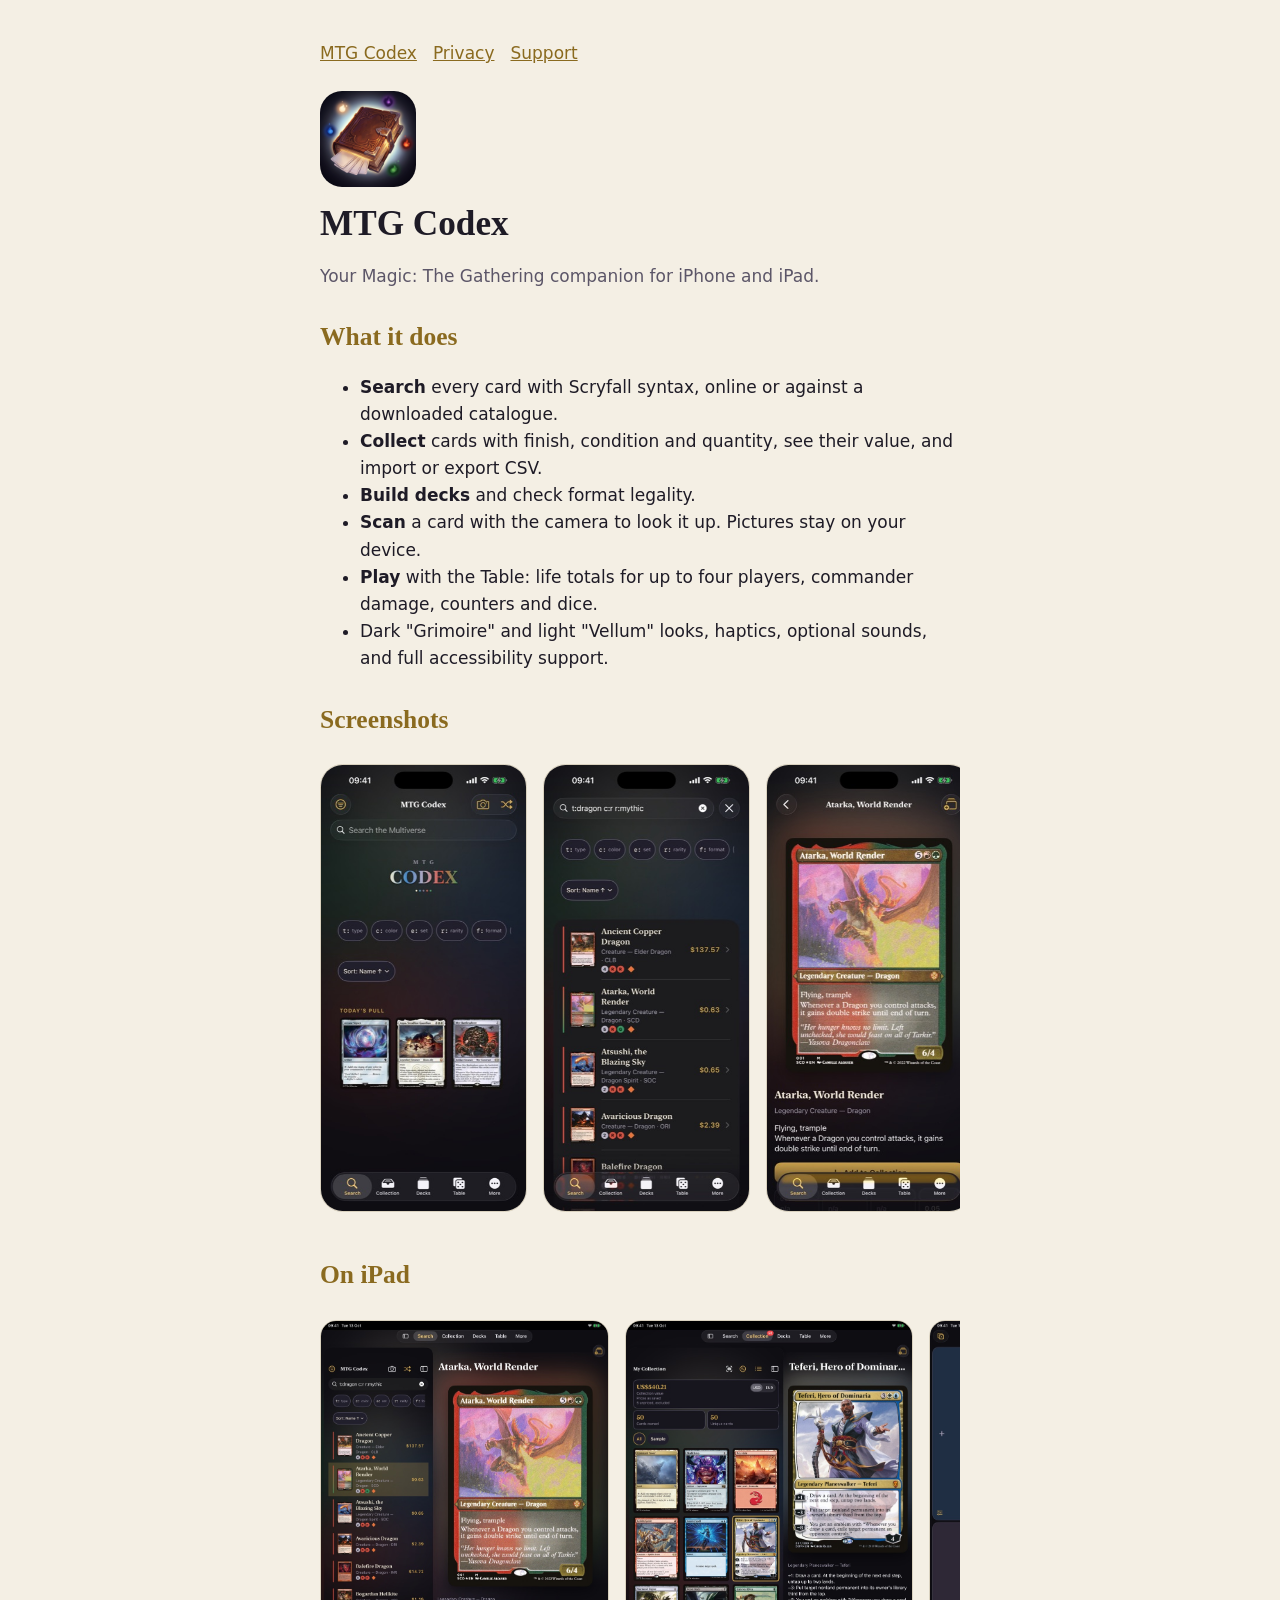
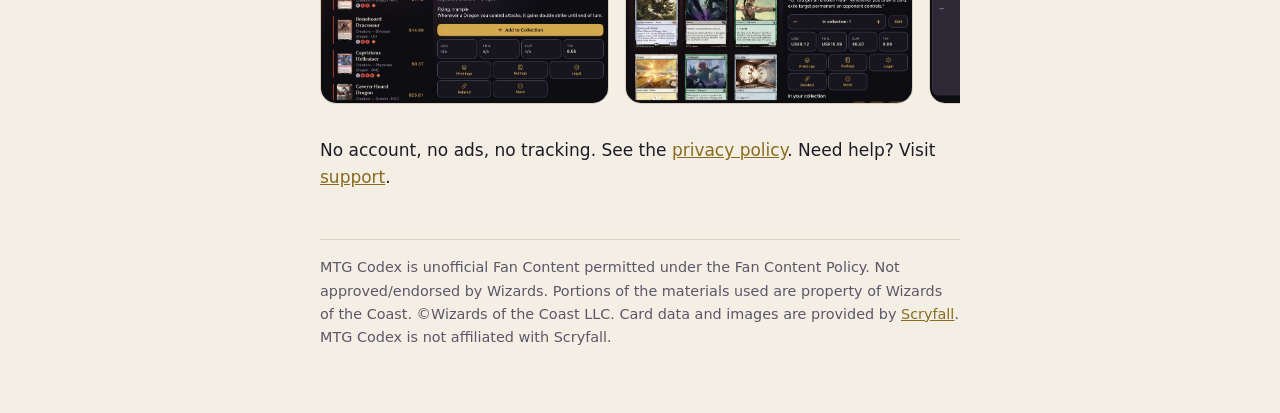
<file: index.html>
<!doctype html><html lang="en"><head><meta charset="utf-8"><meta name="viewport" content="width=device-width,initial-scale=1"><title>MTG Codex</title><meta name="description" content="A card browser, collection, decks and life counter for Magic: The Gathering on iPhone and iPad."><link rel="icon" href="icon.png"><link rel="stylesheet" href="style.css"></head><body><main><nav><a href="">MTG Codex</a><a href="privacy/">Privacy</a><a href="support/">Support</a></nav><img class="icon" src="icon.png" alt="MTG Codex app icon">
<h1>MTG Codex</h1>
<p class="muted">Your Magic: The Gathering companion for iPhone and iPad.</p>
<h2>What it does</h2>
<ul>
<li><b>Search</b> every card with Scryfall syntax, online or against a downloaded catalogue.</li>
<li><b>Collect</b> cards with finish, condition and quantity, see their value, and import or export CSV.</li>
<li><b>Build decks</b> and check format legality.</li>
<li><b>Scan</b> a card with the camera to look it up. Pictures stay on your device.</li>
<li><b>Play</b> with the Table: life totals for up to four players, commander damage, counters and dice.</li>
<li>Dark "Grimoire" and light "Vellum" looks, haptics, optional sounds, and full accessibility support.</li>
</ul>
<h2>Screenshots</h2>
<div class="shots" aria-label="iPhone screenshots">
<img src="screenshots/iphone-01-home.jpg" alt="Home with search, syntax chips and Today's pull" loading="lazy">
<img src="screenshots/iphone-02-results.jpg" alt="Search results for red mythic dragons" loading="lazy">
<img src="screenshots/iphone-03-card.jpg" alt="Card detail with large art" loading="lazy">
<img src="screenshots/iphone-04-collection.jpg" alt="Collection with value and binder grid" loading="lazy">
<img src="screenshots/iphone-05-decks.jpg" alt="Deck with Commander legality check" loading="lazy">
<img src="screenshots/iphone-06-stats.jpg" alt="Deck statistics with mana curve" loading="lazy">
<img src="screenshots/iphone-07-table.jpg" alt="Table: four-player life counter" loading="lazy">
</div>
<h2>On iPad</h2>
<div class="shots ipad" aria-label="iPad screenshots">
<img src="screenshots/ipad-01-search.jpg" alt="iPad: results list beside card detail" loading="lazy">
<img src="screenshots/ipad-02-collection.jpg" alt="iPad: collection binder beside card detail" loading="lazy">
<img src="screenshots/ipad-03-table.jpg" alt="iPad: Table life counter" loading="lazy">
</div>
<p>No account, no ads, no tracking. See the <a href="privacy/">privacy policy</a>. Need help? Visit <a href="support/">support</a>.</p>
<footer>MTG Codex is unofficial Fan Content permitted under the Fan Content Policy. Not approved/endorsed by Wizards. Portions of the materials used are property of Wizards of the Coast. ©Wizards of the Coast LLC. Card data and images are provided by <a href="https://scryfall.com">Scryfall</a>. MTG Codex is not affiliated with Scryfall.</footer></main></body></html>
</file>
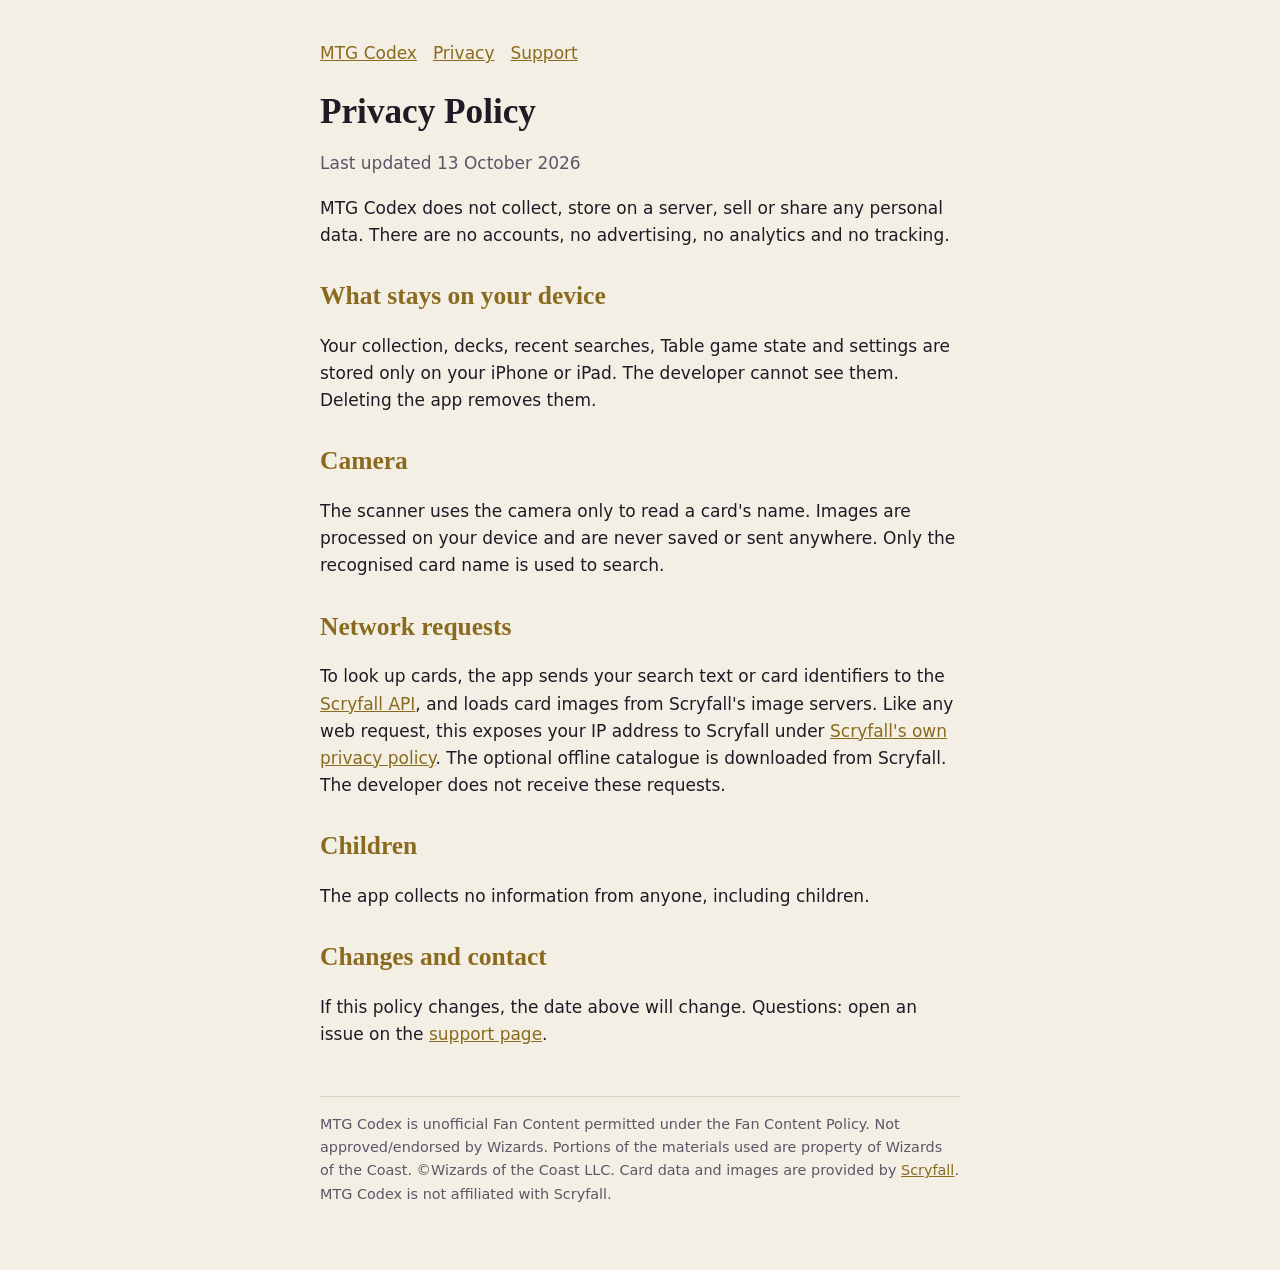
<file: privacy/index.html>
<!doctype html><html lang="en"><head><meta charset="utf-8"><meta name="viewport" content="width=device-width,initial-scale=1"><title>Privacy Policy – MTG Codex</title><meta name="description" content="MTG Codex collects no personal data and has no tracking."><link rel="icon" href="../icon.png"><link rel="stylesheet" href="../style.css"></head><body><main><nav><a href="../">MTG Codex</a><a href="../privacy/">Privacy</a><a href="../support/">Support</a></nav><h1>Privacy Policy</h1>
<p class="muted">Last updated 13 October 2026</p>
<p>MTG Codex does not collect, store on a server, sell or share any personal data. There are no accounts, no advertising, no analytics and no tracking.</p>
<h2>What stays on your device</h2>
<p>Your collection, decks, recent searches, Table game state and settings are stored only on your iPhone or iPad. The developer cannot see them. Deleting the app removes them.</p>
<h2>Camera</h2>
<p>The scanner uses the camera only to read a card's name. Images are processed on your device and are never saved or sent anywhere. Only the recognised card name is used to search.</p>
<h2>Network requests</h2>
<p>To look up cards, the app sends your search text or card identifiers to the <a href="https://scryfall.com/docs/api">Scryfall API</a>, and loads card images from Scryfall's image servers. Like any web request, this exposes your IP address to Scryfall under <a href="https://scryfall.com/docs/privacy">Scryfall's own privacy policy</a>. The optional offline catalogue is downloaded from Scryfall. The developer does not receive these requests.</p>
<h2>Children</h2>
<p>The app collects no information from anyone, including children.</p>
<h2>Changes and contact</h2>
<p>If this policy changes, the date above will change. Questions: open an issue on the <a href="https://github.com/borkur/mtg-codex-site/issues">support page</a>.</p>
<footer>MTG Codex is unofficial Fan Content permitted under the Fan Content Policy. Not approved/endorsed by Wizards. Portions of the materials used are property of Wizards of the Coast. ©Wizards of the Coast LLC. Card data and images are provided by <a href="https://scryfall.com">Scryfall</a>. MTG Codex is not affiliated with Scryfall.</footer></main></body></html>
</file>
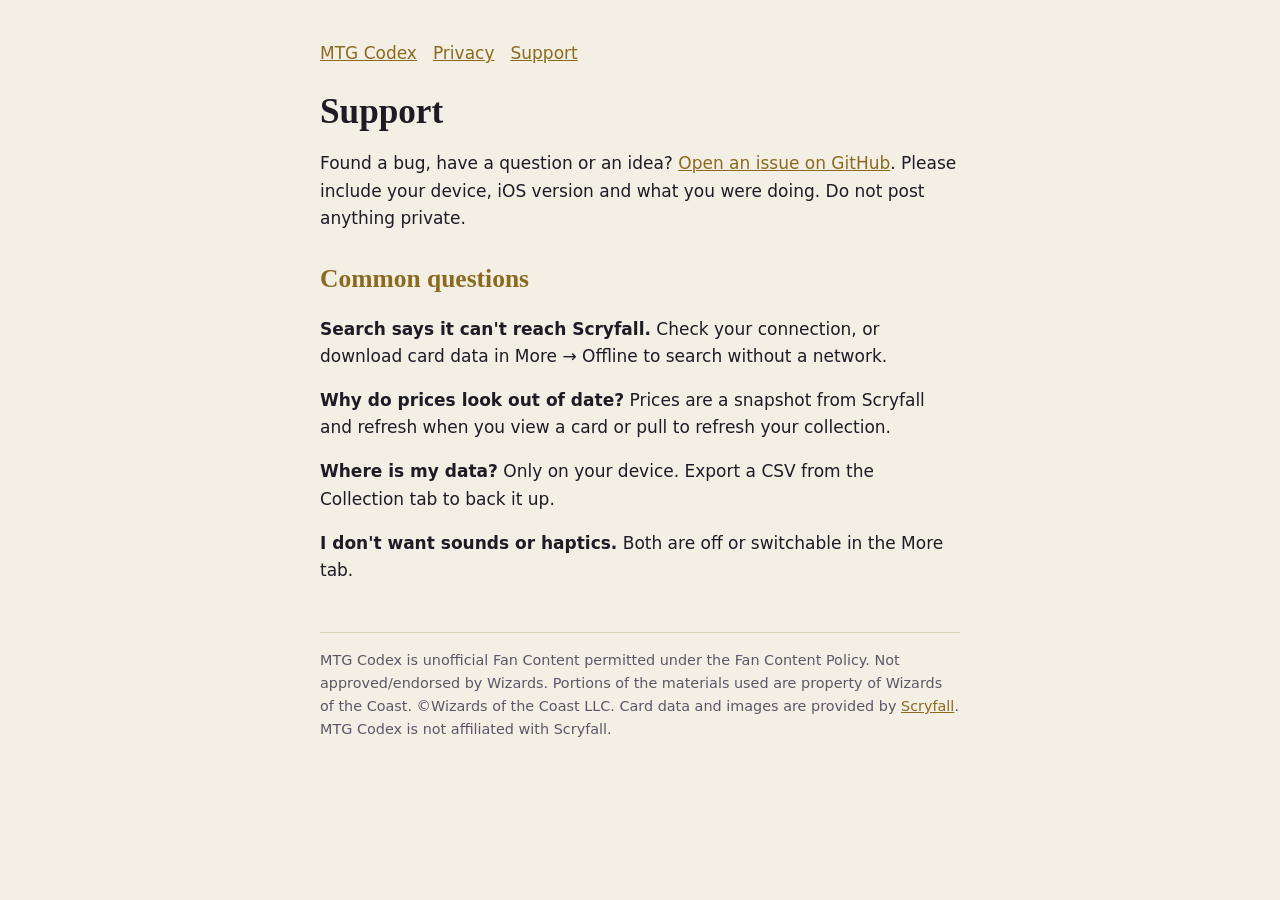
<file: support/index.html>
<!doctype html><html lang="en"><head><meta charset="utf-8"><meta name="viewport" content="width=device-width,initial-scale=1"><title>Support – MTG Codex</title><meta name="description" content="Get help with MTG Codex."><link rel="icon" href="../icon.png"><link rel="stylesheet" href="../style.css"></head><body><main><nav><a href="../">MTG Codex</a><a href="../privacy/">Privacy</a><a href="../support/">Support</a></nav><h1>Support</h1>
<p>Found a bug, have a question or an idea? <a href="https://github.com/borkur/mtg-codex-site/issues/new">Open an issue on GitHub</a>. Please include your device, iOS version and what you were doing. Do not post anything private.</p>
<h2>Common questions</h2>
<p><b>Search says it can't reach Scryfall.</b> Check your connection, or download card data in More → Offline to search without a network.</p>
<p><b>Why do prices look out of date?</b> Prices are a snapshot from Scryfall and refresh when you view a card or pull to refresh your collection.</p>
<p><b>Where is my data?</b> Only on your device. Export a CSV from the Collection tab to back it up.</p>
<p><b>I don't want sounds or haptics.</b> Both are off or switchable in the More tab.</p>
<footer>MTG Codex is unofficial Fan Content permitted under the Fan Content Policy. Not approved/endorsed by Wizards. Portions of the materials used are property of Wizards of the Coast. ©Wizards of the Coast LLC. Card data and images are provided by <a href="https://scryfall.com">Scryfall</a>. MTG Codex is not affiliated with Scryfall.</footer></main></body></html>
</file>
<file: style.css>
:root{--bg:#0E0D12;--fg:#EDE9F5;--muted:#A7A2B8;--gold:#D4A94E;--line:#2A2736}
@media (prefers-color-scheme:light){:root{--bg:#F4EFE4;--fg:#1E1B26;--muted:#5C5668;--gold:#8A6A1F;--line:#D9D1BE}}
*{box-sizing:border-box}body{margin:0;background:var(--bg);color:var(--fg);font:17px/1.6 -apple-system,system-ui,sans-serif}
main{max-width:42rem;margin:0 auto;padding:2.5rem 1rem 4rem}
h1,h2{font-family:"New York",Georgia,serif;line-height:1.2}h1{font-size:2.2rem;margin:.5rem 0}h2{margin-top:2rem;color:var(--gold)}
a{color:var(--gold)}.muted{color:var(--muted)}nav{display:flex;gap:1rem;flex-wrap:wrap;margin-bottom:1.5rem}
.icon{width:96px;height:96px;border-radius:22px}footer{margin-top:3rem;padding-top:1rem;border-top:1px solid var(--line);color:var(--muted);font-size:.9rem}
.shots{display:flex;gap:1rem;overflow-x:auto;padding:.5rem 0 1rem;scroll-snap-type:x mandatory}
.shots img{height:28rem;width:auto;border-radius:1.4rem;border:1px solid var(--line);scroll-snap-align:start;flex:0 0 auto}
.shots.ipad img{height:24rem;border-radius:1rem}
@media (max-width:600px){.shots img{height:22rem}.shots.ipad img{height:18rem}}
</file>
